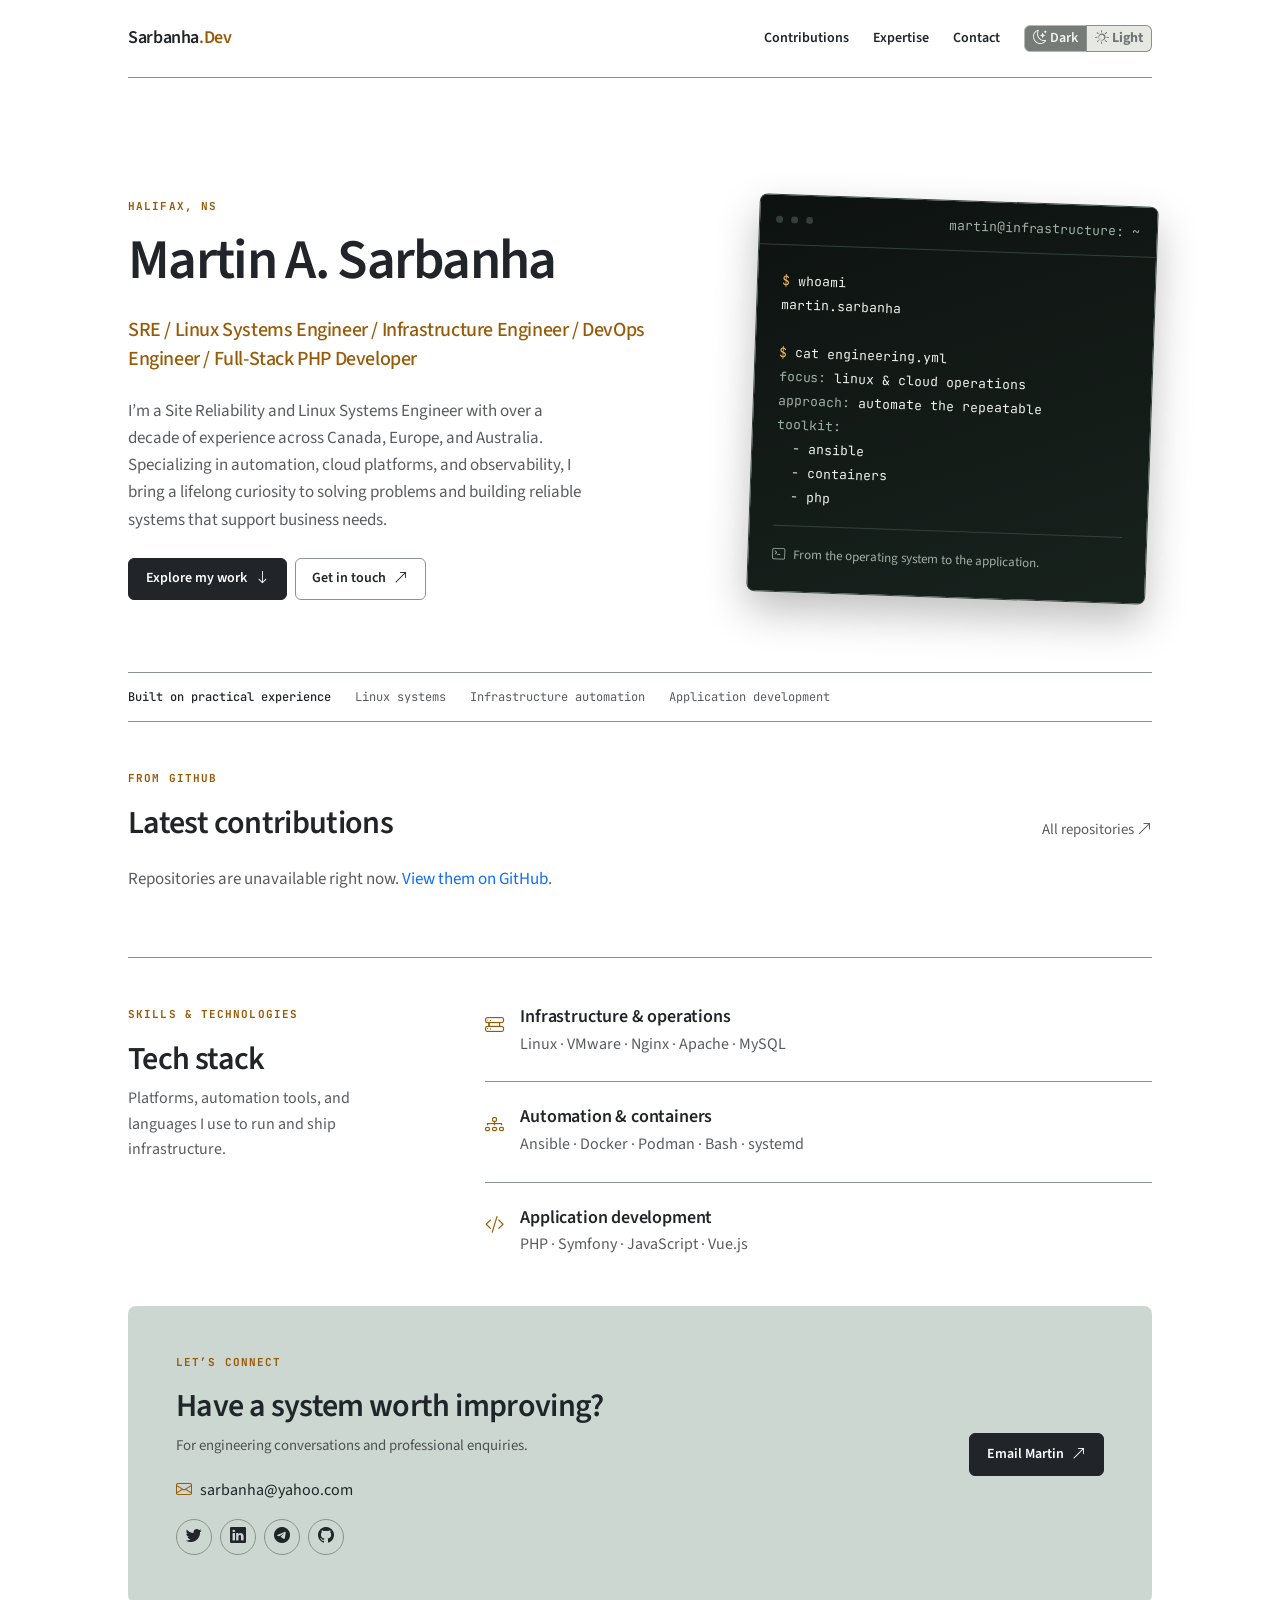
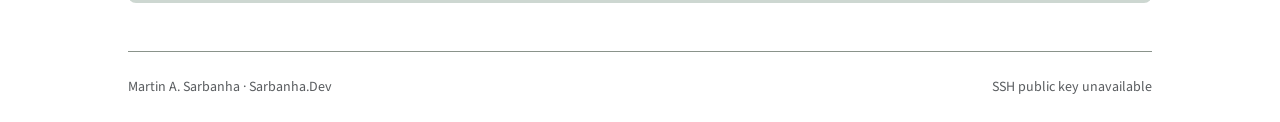
<file: index.html>
<!DOCTYPE html><html lang="en"><head><meta charset="utf-8"><meta http-equiv="X-UA-Compatible" content="IE=edge"><meta name="viewport" content="width=device-width,initial-scale=1"><script>(function () {
        if (window.__PRERENDER_INJECTED?.prerendering) return
        var theme
        try {
          var savedTheme = localStorage.getItem('theme')
          if (savedTheme === 'light' || savedTheme === 'dark') theme = savedTheme
        } catch {}
        if (!theme) {
          theme = window.matchMedia && window.matchMedia('(prefers-color-scheme: dark)').matches ? 'dark' : 'light'
        }
        document.documentElement.setAttribute('data-bs-theme', theme)
        document.documentElement.style.colorScheme = theme
      })()</script><link rel="icon" href="/assets/images/favicon/favicon.ico"><link rel="icon" type="image/png" sizes="32x32" href="/assets/images/favicon/favicon-32x32.png"><link rel="icon" type="image/png" sizes="16x16" href="/assets/images/favicon/favicon-16x16.png"><link rel="icon" type="image/png" sizes="96x96" href="/assets/images/favicon/favicon-96x96.png"><link rel="apple-touch-icon" sizes="180x180" href="/assets/images/favicon/apple-touch-icon.png"><link rel="manifest" href="/assets/images/favicon/site.webmanifest"><meta name="theme-color" content="#E9A400"><meta name="description" content="Martin A. Sarbanha is an SRE and Linux Infrastructure Engineer specializing in reliable systems, automation, cloud platforms, and observability."><link rel="canonical" href="https://sarbanha.dev/"><meta property="og:type" content="website"><meta property="og:locale" content="en_CA"><meta property="og:site_name" content="Sarbanha.dev"><meta property="og:title" content="Martin A. Sarbanha | SRE &amp; Linux Infrastructure Engineer"><meta property="og:description" content="SRE and Linux Infrastructure Engineer specializing in reliable systems, automation, cloud platforms, and observability."><meta property="og:url" content="https://sarbanha.dev/"><meta property="og:image" content="https://sarbanha.dev/assets/images/favicon/favicon-512x512.png"><meta property="og:image:width" content="512"><meta property="og:image:height" content="512"><meta property="og:image:type" content="image/png"><meta property="og:image:alt" content="Sarbanha.dev logo"><meta name="twitter:card" content="summary"><meta name="twitter:title" content="Martin A. Sarbanha | SRE &amp; Linux Infrastructure Engineer"><meta name="twitter:description" content="SRE and Linux Infrastructure Engineer specializing in reliable systems, automation, cloud platforms, and observability."><meta name="twitter:image" content="https://sarbanha.dev/assets/images/favicon/favicon-512x512.png"><meta name="twitter:image:alt" content="Sarbanha.dev logo"><title>Martin A. Sarbanha | SRE &amp; Linux Infrastructure Engineer</title><script defer="defer" src="js/chunk-vendors.d67ab249.js"></script><script defer="defer" src="js/app.c8aef2a4.js"></script><link href="css/app.88bfe5af.css" rel="stylesheet"></head><body><noscript><strong>We're sorry but Sarbanha.DEV doesn't work properly without JavaScript enabled. Please enable it to continue.</strong></noscript><div id="site-layout" class="container-fluid" data-v-app=""><div data-v-260e2f37="" class="container-narrow mx-auto px-3 px-md-5" id="home"><header data-v-798a11dc="" data-v-260e2f37="" class="d-flex flex-wrap align-items-center justify-content-between gap-3 py-4 border-bottom border-line"><a data-v-798a11dc="" class="brand" href="#home">Sarbanha<span data-v-798a11dc="">.Dev</span></a><nav data-v-798a11dc="" class="d-flex align-items-center gap-3 gap-md-4" aria-label="Main navigation"><a data-v-798a11dc="" class="site-nav-link" href="#work">Contributions</a><a data-v-798a11dc="" class="site-nav-link" href="#expertise">Expertise</a><a data-v-798a11dc="" class="site-nav-link" href="#contact">Contact</a><div data-v-798a11dc="" class="btn-group theme-switch" role="group" aria-label="Colour theme"><button data-v-798a11dc="" type="button" class="btn" data-theme-choice="dark"><i data-v-798a11dc="" class="bi bi-moon-stars" aria-hidden="true"></i> Dark</button><button data-v-798a11dc="" type="button" class="btn" data-theme-choice="light"><i data-v-798a11dc="" class="bi bi-sun" aria-hidden="true"></i> Light</button></div></nav></header><main data-v-260e2f37=""><section data-v-46f3b491="" class="row align-items-center g-5 py-5 my-md-4"><div data-v-46f3b491="" class="col-md-7"><div data-v-46f3b491="" class="eyebrow">Halifax, NS</div><h1 data-v-46f3b491="" class="display mb-4">Martin A. Sarbanha</h1><h2 data-v-46f3b491="" class="display mb-4">SRE / Linux Systems Engineer / Infrastructure Engineer / DevOps Engineer / Full-Stack PHP Developer</h2><p data-v-46f3b491="" class="intro">I’m a Site Reliability and Linux Systems Engineer with over a decade of experience across Canada, Europe, and Australia. Specializing in automation, cloud platforms, and observability, I bring a lifelong curiosity to solving problems and building reliable systems that support business needs.</p><div data-v-46f3b491="" class="d-flex flex-wrap gap-2 mt-4"><a data-v-46f3b491="" class="btn btn-main d-inline-flex align-items-center gap-2" href="#work"> Explore my work <i data-v-46f3b491="" class="bi bi-arrow-down" aria-hidden="true"></i></a><a data-v-46f3b491="" class="btn btn-ghost d-inline-flex align-items-center gap-2" href="mailto:sarbanha@yahoo.com"> Get in touch <i data-v-46f3b491="" class="bi bi-arrow-up-right" aria-hidden="true"></i></a></div></div><div class="col-md-5" data-v-46f3b491=""><aside class="terminal rounded-3" aria-label="Engineering profile" data-v-46f3b491=""><div class="terminal-top d-flex align-items-center gap-2 px-3 py-3" data-v-46f3b491=""><span class="dot" data-v-46f3b491=""></span><span class="dot" data-v-46f3b491=""></span><span class="dot" data-v-46f3b491=""></span><span class="ms-auto" data-v-46f3b491="">martin@infrastructure: ~</span></div><div class="terminal-code px-4 py-4" data-v-46f3b491=""><span class="prompt" data-v-46f3b491="">$</span> whoami<br data-v-46f3b491="">martin.sarbanha<br data-v-46f3b491=""><br data-v-46f3b491=""><span class="prompt" data-v-46f3b491="">$</span> cat engineering.yml <div data-v-46f3b491=""><span class="muted" data-v-46f3b491="">focus:</span> linux &amp; cloud operations</div><div data-v-46f3b491=""><span class="muted" data-v-46f3b491="">approach:</span> automate the repeatable</div><div data-v-46f3b491=""><span class="muted" data-v-46f3b491="">toolkit:</span></div><div class="yaml-item" data-v-46f3b491="">- ansible</div><div class="yaml-item" data-v-46f3b491="">- containers</div><div class="yaml-item" data-v-46f3b491="">- php</div><div class="terminal-note" data-v-46f3b491=""><i class="bi bi-terminal" aria-hidden="true" data-v-46f3b491=""></i> From the operating system to the application. </div></div></aside></div></section><div data-v-46f3b491="" class="strip d-flex flex-wrap gap-2 gap-md-4 py-3 border-top border-bottom border-line"><b data-v-46f3b491="">Built on practical experience</b><span data-v-46f3b491="">Linux systems</span><span data-v-46f3b491="">Infrastructure automation</span><span data-v-46f3b491="">Application development</span></div><section data-v-4436e95b="" class="py-5" id="work"><div data-v-4436e95b="" class="d-flex flex-column flex-md-row justify-content-between align-items-md-end gap-2 mb-4"><div data-v-4436e95b=""><div data-v-4436e95b="" class="eyebrow">From GitHub</div><h2 data-v-4436e95b="" class="mb-0">Latest contributions</h2></div><a data-v-4436e95b="" class="muted small" href="https://github.com/sarbanha" target="_blank" rel="noopener noreferrer"> All repositories <i data-v-4436e95b="" class="bi bi-arrow-up-right" aria-hidden="true"></i></a></div><div data-v-4436e95b="" class="row g-3"><p data-v-4436e95b="" class="muted col-12">Loading latest repositories…</p></div><!----></section><section data-v-441f79d2="" class="py-5 border-top border-line" id="expertise"><div data-v-441f79d2="" class="row g-4 g-md-5"><div data-v-441f79d2="" class="col-md-4"><div data-v-441f79d2="" class="eyebrow">Skills &amp; technologies</div><h2 data-v-441f79d2="">Tech stack</h2><p data-v-441f79d2="" class="expertise-lede"> Platforms, automation tools, and languages I use to run and ship infrastructure. </p></div><div data-v-441f79d2="" class="col-md-8"><div data-v-441f79d2="" class="skill-row"><i data-v-441f79d2="" class="bi bi-hdd-rack" aria-hidden="true"></i><div data-v-441f79d2=""><h3 data-v-441f79d2="">Infrastructure &amp; operations</h3><p data-v-441f79d2="">Linux · VMware · Nginx · Apache · MySQL</p></div></div><div data-v-441f79d2="" class="skill-row"><i data-v-441f79d2="" class="bi bi-diagram-3" aria-hidden="true"></i><div data-v-441f79d2=""><h3 data-v-441f79d2="">Automation &amp; containers</h3><p data-v-441f79d2="">Ansible · Docker · Podman · Bash · systemd</p></div></div><div data-v-441f79d2="" class="skill-row"><i data-v-441f79d2="" class="bi bi-code-slash" aria-hidden="true"></i><div data-v-441f79d2=""><h3 data-v-441f79d2="">Application development</h3><p data-v-441f79d2="">PHP · Symfony · JavaScript · Vue.js</p></div></div></div></div></section><section data-v-319d8566="" class="bg-soft rounded-3 p-4 p-md-5 mb-5 d-flex flex-column flex-md-row justify-content-between align-items-md-center gap-4" id="contact"><div data-v-319d8566=""><div data-v-319d8566="" class="eyebrow">Let’s connect</div><h2 data-v-319d8566="">Have a system worth improving?</h2><p data-v-319d8566="" class="muted small mt-2 mb-0">For engineering conversations and professional enquiries.</p><ul data-v-319d8566="" class="contact-list"><li data-v-319d8566="" title="Email"><i data-v-319d8566="" class="bi bi-envelope" aria-hidden="true"></i><a data-v-319d8566="" href="mailto:sarbanha@yahoo.com" rel="noopener noreferrer">sarbanha@yahoo.com</a></li></ul><div data-v-319d8566="" class="social"><a data-v-319d8566="" class="social-link" href="https://twitter.com/sarbanha" aria-label="Twitter" title="Twitter" target="_blank" rel="noopener noreferrer"><i data-v-319d8566="" class="bi bi-twitter" aria-hidden="true"></i></a><a data-v-319d8566="" class="social-link" href="https://www.linkedin.com/in/sarbanha" aria-label="Linkedin" title="Linkedin" target="_blank" rel="noopener noreferrer"><i data-v-319d8566="" class="bi bi-linkedin" aria-hidden="true"></i></a><a data-v-319d8566="" class="social-link" href="https://t.me/sarbanha" aria-label="Telegram" title="Telegram" target="_blank" rel="noopener noreferrer"><i data-v-319d8566="" class="bi bi-telegram" aria-hidden="true"></i></a><a data-v-319d8566="" class="social-link" href="https://github.com/sarbanha" aria-label="Github" title="Github" target="_blank" rel="noopener noreferrer"><i data-v-319d8566="" class="bi bi-github" aria-hidden="true"></i></a></div></div><a data-v-319d8566="" class="btn btn-main d-inline-flex align-items-center gap-2 flex-shrink-0" href="mailto:sarbanha@yahoo.com"> Email Martin <i data-v-319d8566="" class="bi bi-arrow-up-right" aria-hidden="true"></i></a></section></main><footer data-v-7c8da7d8="" class="site-footer d-flex flex-wrap align-items-center justify-content-between gap-3 py-4 border-top border-line"><span data-v-7c8da7d8="">Martin A. Sarbanha · Sarbanha.Dev</span><span data-v-7c8da7d8="">Loading SSH public key…</span></footer><!----></div></div></body></html>
</file>
<file: css/app.88bfe5af.css>
@import url(https://fonts.googleapis.com/css2?family=JetBrains+Mono:wght@400;500&family=Source+Sans+3:wght@400;500;600;700&display=swap);@import url(https://cdn.jsdelivr.net/npm/bootstrap-icons@1.11.3/font/bootstrap-icons.min.css);.border-line[data-v-798a11dc]{border-color:var(--line)!important}a[data-v-798a11dc]{text-decoration:none;text-underline-offset:3px}a[data-v-798a11dc]:hover{text-decoration:underline}a[data-v-798a11dc]:focus-visible{outline:2px solid var(--accent);outline-offset:4px}.brand[data-v-798a11dc]{font-size:1.125rem;font-weight:600;letter-spacing:-.02em;color:inherit}.brand span[data-v-798a11dc]{color:var(--accent)}.site-nav-link[data-v-798a11dc]{color:inherit;font-size:.875rem;font-weight:600}.theme-switch[data-v-798a11dc]{opacity:.65}.theme-switch .btn[data-v-798a11dc]{--bs-btn-color:var(--btn-fg);--bs-btn-bg:var(--btn-bg);--bs-btn-border-color:var(--btn-border);--bs-btn-hover-color:var(--btn-fg);--bs-btn-hover-bg:var(--btn-bg);--bs-btn-hover-border-color:var(--btn-border);--bs-btn-active-color:var(--btn-fg);--bs-btn-active-bg:var(--btn-bg);--bs-btn-active-border-color:var(--btn-border);--btn-border:var(--line);font-size:.875rem;font-weight:600;padding:.15rem .5rem}.theme-switch .btn[data-v-798a11dc]:focus,.theme-switch .btn[data-v-798a11dc]:focus-visible{box-shadow:none}.theme-switch [data-theme-choice=dark][data-v-798a11dc]{--btn-fg:#edf0e9;--btn-bg:#2a332e}.theme-switch [data-theme-choice=light][data-v-798a11dc]{--btn-fg:#202b29;--btn-bg:#d9ddd3}.theme-switch .btn.active[data-v-798a11dc]{--btn-border:var(--bs-secondary-color);font-weight:700}.border-line[data-v-46f3b491]{border-color:var(--line)!important}.muted[data-v-46f3b491]{color:var(--bs-secondary-color)}a[data-v-46f3b491]{text-decoration:none;text-underline-offset:3px}a[data-v-46f3b491]:hover{text-decoration:underline}a[data-v-46f3b491]:focus-visible{outline:2px solid var(--accent);outline-offset:4px}.eyebrow[data-v-46f3b491]{font:700 .6875rem/1.6 var(--bs-font-monospace);letter-spacing:.1em;text-transform:uppercase;color:var(--accent);margin-bottom:1rem}h1.display[data-v-46f3b491]{font-size:clamp(3rem,5vw,3.5rem);line-height:1.08;letter-spacing:-.03em;font-weight:600}h2[data-v-46f3b491]{font-size:clamp(1.75rem,3vw,2rem);letter-spacing:-.02em;font-weight:600}h2.display[data-v-46f3b491]{font-size:clamp(1.125rem,2vw,1.25rem);line-height:1.45;font-weight:500;color:var(--accent)}.intro[data-v-46f3b491]{max-width:460px;color:var(--bs-secondary-color)}.btn-ghost[data-v-46f3b491],.btn-main[data-v-46f3b491]{--bs-btn-color:var(--btn-fg);--bs-btn-bg:var(--btn-bg);--bs-btn-border-color:var(--btn-border);--bs-btn-hover-color:var(--btn-hover-fg,var(--btn-fg));--bs-btn-hover-bg:var(--btn-hover-bg,var(--btn-bg));--bs-btn-hover-border-color:var(--btn-border);--bs-btn-active-color:var(--btn-hover-fg,var(--btn-fg));--bs-btn-active-bg:var(--btn-hover-bg,var(--btn-bg));--bs-btn-active-border-color:var(--btn-border)}.btn[data-v-46f3b491]{font-size:.875rem;font-weight:600;padding:.6rem 1.05rem}.btn-main[data-v-46f3b491]{--btn-fg:var(--bs-body-bg);--btn-bg:var(--bs-body-color);--btn-border:var(--bs-body-color)}.btn-ghost[data-v-46f3b491]{--btn-fg:var(--bs-body-color);--btn-bg:transparent;--btn-border:var(--line);--btn-hover-bg:var(--soft)}.terminal[data-v-46f3b491]{--bs-body-color:#edf0e9;--bs-secondary-color:#9fb0a6;--accent:#f2bb65;--line:#33403a;background:linear-gradient(160deg,#0d1210,#18221d);color:var(--bs-body-color);border:1px solid var(--line);box-shadow:0 18px 40px rgba(0,0,0,.25);transform:rotate(2deg)}.terminal-top[data-v-46f3b491]{border-bottom:1px solid var(--line);font:.8125rem var(--bs-font-monospace);color:var(--bs-secondary-color)}.dot[data-v-46f3b491]{width:7px;height:7px;border-radius:50%;background:var(--line)}.terminal-code[data-v-46f3b491]{font:.8125rem/1.85 var(--bs-font-monospace);overflow-wrap:anywhere}.terminal-note[data-v-46f3b491]{display:flex;align-items:center;gap:.5rem;margin-top:1rem;padding-top:1rem;border-top:1px solid var(--line);font-family:var(--bs-font-sans-serif);color:var(--bs-secondary-color)}.prompt[data-v-46f3b491]{color:var(--accent)}.yaml-item[data-v-46f3b491]{padding-left:2ch}@media (max-width:767.98px){.terminal[data-v-46f3b491]{transform:none}}.strip[data-v-46f3b491]{font:.75rem var(--bs-font-monospace);color:var(--bs-secondary-color)}.strip b[data-v-46f3b491]{color:var(--bs-body-color);font-weight:500}.muted[data-v-4436e95b]{color:var(--bs-secondary-color)}a[data-v-4436e95b]{text-decoration:none;text-underline-offset:3px}a[data-v-4436e95b]:hover{text-decoration:underline}a[data-v-4436e95b]:focus-visible{outline:2px solid var(--accent);outline-offset:4px}.eyebrow[data-v-4436e95b]{font:700 .6875rem/1.6 var(--bs-font-monospace);letter-spacing:.1em;text-transform:uppercase;color:var(--accent);margin-bottom:1rem}h2[data-v-4436e95b]{font-size:clamp(1.75rem,3vw,2rem);letter-spacing:-.02em;font-weight:600}h3[data-v-4436e95b]{letter-spacing:-.01em;font-weight:600}.project[data-v-4436e95b]{display:flex;flex-direction:column;height:100%;padding:1.25rem;border:1px solid var(--line);border-top:3px solid var(--accent);border-radius:var(--bs-border-radius);background-color:var(--bs-tertiary-bg);background-image:linear-gradient(var(--grid) 1px,transparent 1px),linear-gradient(90deg,var(--grid) 1px,transparent 1px);background-size:24px 24px}.project-head[data-v-4436e95b]{display:flex;align-items:baseline;justify-content:space-between;gap:.75rem;margin-bottom:.5rem}.project-head h3[data-v-4436e95b]{margin:0;min-width:0;overflow-wrap:anywhere;font:500 .9375rem var(--bs-font-monospace)}.project-head time[data-v-4436e95b]{flex-shrink:0;font:.75rem var(--bs-font-monospace);color:var(--bs-secondary-color)}.project p[data-v-4436e95b]{display:-webkit-box;-webkit-line-clamp:3;line-clamp:3;-webkit-box-orient:vertical;overflow:hidden;font-size:1rem;line-height:1.6;color:var(--bs-secondary-color)}.tags[data-v-4436e95b]{display:flex;flex-wrap:wrap;gap:.25rem;margin-top:auto}.tag[data-v-4436e95b]{padding:0 .5rem;border-radius:var(--bs-border-radius-sm);background:var(--soft);color:var(--bs-secondary-color);font:.75rem/1.7 var(--bs-font-monospace)}.repo-link[data-v-4436e95b]{display:flex;align-items:center;gap:.5rem;margin-top:1rem;font-size:.875rem;font-weight:600;color:inherit}.pills[data-v-4436e95b]{display:flex;flex-wrap:wrap;gap:.5rem;margin:1.5rem 0 0;padding:0;list-style:none}.pill[data-v-4436e95b]{display:inline-flex;align-items:baseline;gap:.5rem;padding:.3rem .8rem;border:1px solid var(--line);border-radius:999px;background:var(--soft);color:var(--bs-body-color)}.pill[data-v-4436e95b]:hover{border-color:var(--accent);text-decoration:none}.pill-name[data-v-4436e95b]{font:500 .875rem var(--bs-font-monospace)}.pill time[data-v-4436e95b]{font:.75rem var(--bs-font-monospace);color:var(--bs-secondary-color)}.border-line[data-v-441f79d2]{border-color:var(--line)!important}.eyebrow[data-v-441f79d2]{font:700 .6875rem/1.6 var(--bs-font-monospace);letter-spacing:.1em;text-transform:uppercase;color:var(--accent);margin-bottom:1rem}h2[data-v-441f79d2]{font-size:clamp(1.75rem,3vw,2rem);letter-spacing:-.02em;font-weight:600}h3[data-v-441f79d2]{letter-spacing:-.01em;font-weight:600}.expertise-lede[data-v-441f79d2]{max-width:260px;font-size:1rem;line-height:1.6;color:var(--bs-secondary-color)}.skill-row[data-v-441f79d2]{display:flex;gap:1rem;padding-bottom:1.5rem;margin-bottom:1.5rem}.skill-row[data-v-441f79d2]:not(:last-child){border-bottom:1px solid var(--line)}.skill-row[data-v-441f79d2]:last-child{padding-bottom:0;margin-bottom:0}.skill-row>i[data-v-441f79d2]{margin-top:.25rem;font-size:1.2rem;color:var(--accent)}.skill-row h3[data-v-441f79d2]{margin-bottom:.25rem;font-size:1.125rem}.skill-row p[data-v-441f79d2]{margin-bottom:0;font-size:1rem;line-height:1.6;color:var(--bs-secondary-color)}.bg-soft[data-v-319d8566]{background-color:var(--soft)!important}.muted[data-v-319d8566]{color:var(--bs-secondary-color)}a[data-v-319d8566]{text-decoration:none;text-underline-offset:3px}a[data-v-319d8566]:hover{text-decoration:underline}a[data-v-319d8566]:focus-visible{outline:2px solid var(--accent);outline-offset:4px}.eyebrow[data-v-319d8566]{font:700 .6875rem/1.6 var(--bs-font-monospace);letter-spacing:.1em;text-transform:uppercase;color:var(--accent);margin-bottom:1rem}h2[data-v-319d8566]{font-size:clamp(1.75rem,3vw,2rem);letter-spacing:-.02em;font-weight:600}.contact-list[data-v-319d8566]{display:flex;flex-wrap:wrap;gap:.5rem 1.5rem;margin:1.25rem 0 0;padding:0;list-style:none;font-size:1rem}.contact-list li[data-v-319d8566]{display:flex;align-items:center;gap:.5rem}.contact-list i[data-v-319d8566]{color:var(--accent)}.contact-list a[data-v-319d8566]{color:inherit}.social[data-v-319d8566]{display:flex;gap:.5rem;margin-top:1rem}.social-link[data-v-319d8566]{display:inline-flex;align-items:center;justify-content:center;width:2.25rem;height:2.25rem;border:1px solid var(--line);border-radius:50%;color:var(--bs-body-color);font-size:1rem}.social-link[data-v-319d8566]:hover{border-color:var(--accent);color:var(--accent);text-decoration:none}.btn-main[data-v-319d8566]{--bs-btn-color:var(--btn-fg);--bs-btn-bg:var(--btn-bg);--bs-btn-border-color:var(--btn-border);--bs-btn-hover-color:var(--btn-fg);--bs-btn-hover-bg:var(--btn-bg);--bs-btn-hover-border-color:var(--btn-border);--bs-btn-active-color:var(--btn-fg);--bs-btn-active-bg:var(--btn-bg);--bs-btn-active-border-color:var(--btn-border);--btn-fg:var(--bs-body-bg);--btn-bg:var(--bs-body-color);--btn-border:var(--bs-body-color)}.btn[data-v-319d8566]{font-size:.875rem;font-weight:600;padding:.6rem 1.05rem}.border-line[data-v-7c8da7d8]{border-color:var(--line)!important}a[data-v-7c8da7d8]{text-decoration:none;text-underline-offset:3px}a[data-v-7c8da7d8]:hover{text-decoration:underline}.key-button[data-v-7c8da7d8]:focus-visible,a[data-v-7c8da7d8]:focus-visible{outline:2px solid var(--accent);outline-offset:4px}.site-footer[data-v-7c8da7d8]{font-size:.875rem;color:var(--bs-secondary-color)}.key-button[data-v-7c8da7d8]{padding:.15rem .5rem;border:1px solid var(--accent);border-radius:var(--bs-border-radius-sm);background:var(--accent);color:var(--bs-body-bg);font:inherit;line-height:1.4;cursor:pointer}.key-button[data-v-7c8da7d8]:hover{background:transparent;color:var(--accent)}.modal[data-v-7c8da7d8]{--bs-modal-border-color:var(--line)}.ssh-key[data-v-7c8da7d8]{margin:0;white-space:pre-wrap;word-break:break-all;font:.8125rem var(--bs-font-monospace)}.ssh-key+.ssh-key[data-v-7c8da7d8]{margin-top:1rem}:root{--bs-font-sans-serif:"Source Sans 3",sans-serif!important;--bs-font-monospace:"JetBrains Mono",monospace!important;--bs-body-font-family:var(--bs-font-sans-serif)!important;--bs-body-font-size:1.0625rem!important;--bs-body-line-height:1.6!important}body{font-family:var(--bs-font-sans-serif);font-size:1.0625rem;line-height:1.6}[data-bs-theme=light]{--bs-body-bg:#f6f5f1;--bs-body-color:#202b29;--bs-secondary-color:#4a564f;--bs-tertiary-bg:#e3e9e5;--accent:#975b08;--soft:#cdd7d1;--line:#8a938b;--grid:rgb(32 43 41/7%)}[data-bs-theme=dark]{--bs-body-bg:#161918;--bs-body-color:#edf0e9;--bs-secondary-color:#b2bcb5;--bs-tertiary-bg:#202622;--accent:#f2bb65;--soft:#29352c;--line:#37423c;--grid:hsla(86,19%,93%,.05)}.container-narrow[data-v-260e2f37]{max-width:1120px}/*!
 * Bootstrap  v5.3.7 (https://getbootstrap.com/)
 * Copyright 2011-2025 The Bootstrap Authors
 * Licensed under MIT (https://github.com/twbs/bootstrap/blob/main/LICENSE)
 */:root,[data-bs-theme=light]{--bs-blue:#0d6efd;--bs-indigo:#6610f2;--bs-purple:#6f42c1;--bs-pink:#d63384;--bs-red:#dc3545;--bs-orange:#fd7e14;--bs-yellow:#ffc107;--bs-green:#198754;--bs-teal:#20c997;--bs-cyan:#0dcaf0;--bs-black:#000;--bs-white:#fff;--bs-gray:#6c757d;--bs-gray-dark:#343a40;--bs-gray-100:#f8f9fa;--bs-gray-200:#e9ecef;--bs-gray-300:#dee2e6;--bs-gray-400:#ced4da;--bs-gray-500:#adb5bd;--bs-gray-600:#6c757d;--bs-gray-700:#495057;--bs-gray-800:#343a40;--bs-gray-900:#212529;--bs-primary:#0d6efd;--bs-secondary:#6c757d;--bs-success:#198754;--bs-info:#0dcaf0;--bs-warning:#ffc107;--bs-danger:#dc3545;--bs-light:#f8f9fa;--bs-dark:#212529;--bs-primary-rgb:13,110,253;--bs-secondary-rgb:108,117,125;--bs-success-rgb:25,135,84;--bs-info-rgb:13,202,240;--bs-warning-rgb:255,193,7;--bs-danger-rgb:220,53,69;--bs-light-rgb:248,249,250;--bs-dark-rgb:33,37,41;--bs-primary-text-emphasis:#052c65;--bs-secondary-text-emphasis:#2b2f32;--bs-success-text-emphasis:#0a3622;--bs-info-text-emphasis:#055160;--bs-warning-text-emphasis:#664d03;--bs-danger-text-emphasis:#58151c;--bs-light-text-emphasis:#495057;--bs-dark-text-emphasis:#495057;--bs-primary-bg-subtle:#cfe2ff;--bs-secondary-bg-subtle:#e2e3e5;--bs-success-bg-subtle:#d1e7dd;--bs-info-bg-subtle:#cff4fc;--bs-warning-bg-subtle:#fff3cd;--bs-danger-bg-subtle:#f8d7da;--bs-light-bg-subtle:#fcfcfd;--bs-dark-bg-subtle:#ced4da;--bs-primary-border-subtle:#9ec5fe;--bs-secondary-border-subtle:#c4c8cb;--bs-success-border-subtle:#a3cfbb;--bs-info-border-subtle:#9eeaf9;--bs-warning-border-subtle:#ffe69c;--bs-danger-border-subtle:#f1aeb5;--bs-light-border-subtle:#e9ecef;--bs-dark-border-subtle:#adb5bd;--bs-white-rgb:255,255,255;--bs-black-rgb:0,0,0;--bs-font-sans-serif:system-ui,-apple-system,"Segoe UI",Roboto,"Helvetica Neue","Noto Sans","Liberation Sans",Arial,sans-serif,"Apple Color Emoji","Segoe UI Emoji","Segoe UI Symbol","Noto Color Emoji";--bs-font-monospace:SFMono-Regular,Menlo,Monaco,Consolas,"Liberation Mono","Courier New",monospace;--bs-gradient:linear-gradient(180deg,hsla(0,0%,100%,.15),hsla(0,0%,100%,0));--bs-body-font-family:var(--bs-font-sans-serif);--bs-body-font-size:1rem;--bs-body-font-weight:400;--bs-body-line-height:1.5;--bs-body-color:#212529;--bs-body-color-rgb:33,37,41;--bs-body-bg:#fff;--bs-body-bg-rgb:255,255,255;--bs-emphasis-color:#000;--bs-emphasis-color-rgb:0,0,0;--bs-secondary-color:rgba(33,37,41,.75);--bs-secondary-color-rgb:33,37,41;--bs-secondary-bg:#e9ecef;--bs-secondary-bg-rgb:233,236,239;--bs-tertiary-color:rgba(33,37,41,.5);--bs-tertiary-color-rgb:33,37,41;--bs-tertiary-bg:#f8f9fa;--bs-tertiary-bg-rgb:248,249,250;--bs-heading-color:inherit;--bs-link-color:#0d6efd;--bs-link-color-rgb:13,110,253;--bs-link-decoration:underline;--bs-link-hover-color:#0a58ca;--bs-link-hover-color-rgb:10,88,202;--bs-code-color:#d63384;--bs-highlight-color:#212529;--bs-highlight-bg:#fff3cd;--bs-border-width:1px;--bs-border-style:solid;--bs-border-color:#dee2e6;--bs-border-color-translucent:rgba(0,0,0,.175);--bs-border-radius:0.375rem;--bs-border-radius-sm:0.25rem;--bs-border-radius-lg:0.5rem;--bs-border-radius-xl:1rem;--bs-border-radius-xxl:2rem;--bs-border-radius-2xl:var(--bs-border-radius-xxl);--bs-border-radius-pill:50rem;--bs-box-shadow:0 0.5rem 1rem rgba(0,0,0,.15);--bs-box-shadow-sm:0 0.125rem 0.25rem rgba(0,0,0,.075);--bs-box-shadow-lg:0 1rem 3rem rgba(0,0,0,.175);--bs-box-shadow-inset:inset 0 1px 2px rgba(0,0,0,.075);--bs-focus-ring-width:0.25rem;--bs-focus-ring-opacity:0.25;--bs-focus-ring-color:rgba(13,110,253,.25);--bs-form-valid-color:#198754;--bs-form-valid-border-color:#198754;--bs-form-invalid-color:#dc3545;--bs-form-invalid-border-color:#dc3545}[data-bs-theme=dark]{color-scheme:dark;--bs-body-color:#dee2e6;--bs-body-color-rgb:222,226,230;--bs-body-bg:#212529;--bs-body-bg-rgb:33,37,41;--bs-emphasis-color:#fff;--bs-emphasis-color-rgb:255,255,255;--bs-secondary-color:rgba(222,226,230,.75);--bs-secondary-color-rgb:222,226,230;--bs-secondary-bg:#343a40;--bs-secondary-bg-rgb:52,58,64;--bs-tertiary-color:rgba(222,226,230,.5);--bs-tertiary-color-rgb:222,226,230;--bs-tertiary-bg:#2b3035;--bs-tertiary-bg-rgb:43,48,53;--bs-primary-text-emphasis:#6ea8fe;--bs-secondary-text-emphasis:#a7acb1;--bs-success-text-emphasis:#75b798;--bs-info-text-emphasis:#6edff6;--bs-warning-text-emphasis:#ffda6a;--bs-danger-text-emphasis:#ea868f;--bs-light-text-emphasis:#f8f9fa;--bs-dark-text-emphasis:#dee2e6;--bs-primary-bg-subtle:#031633;--bs-secondary-bg-subtle:#161719;--bs-success-bg-subtle:#051b11;--bs-info-bg-subtle:#032830;--bs-warning-bg-subtle:#332701;--bs-danger-bg-subtle:#2c0b0e;--bs-light-bg-subtle:#343a40;--bs-dark-bg-subtle:#1a1d20;--bs-primary-border-subtle:#084298;--bs-secondary-border-subtle:#41464b;--bs-success-border-subtle:#0f5132;--bs-info-border-subtle:#087990;--bs-warning-border-subtle:#997404;--bs-danger-border-subtle:#842029;--bs-light-border-subtle:#495057;--bs-dark-border-subtle:#343a40;--bs-heading-color:inherit;--bs-link-color:#6ea8fe;--bs-link-hover-color:#8bb9fe;--bs-link-color-rgb:110,168,254;--bs-link-hover-color-rgb:139,185,254;--bs-code-color:#e685b5;--bs-highlight-color:#dee2e6;--bs-highlight-bg:#664d03;--bs-border-color:#495057;--bs-border-color-translucent:hsla(0,0%,100%,.15);--bs-form-valid-color:#75b798;--bs-form-valid-border-color:#75b798;--bs-form-invalid-color:#ea868f;--bs-form-invalid-border-color:#ea868f}*,:after,:before{box-sizing:border-box}@media (prefers-reduced-motion:no-preference){:root{scroll-behavior:smooth}}body{margin:0;font-family:var(--bs-body-font-family);font-size:var(--bs-body-font-size);font-weight:var(--bs-body-font-weight);line-height:var(--bs-body-line-height);color:var(--bs-body-color);text-align:var(--bs-body-text-align);background-color:var(--bs-body-bg);-webkit-text-size-adjust:100%;-webkit-tap-highlight-color:transparent}.h1,.h2,.h3,h1,h2,h3{margin-top:0;margin-bottom:.5rem;font-weight:500;line-height:1.2;color:var(--bs-heading-color)}.h1,h1{font-size:calc(1.375rem + 1.5vw)}@media (min-width:1200px){.h1,h1{font-size:2.5rem}}.h2,h2{font-size:calc(1.325rem + .9vw)}@media (min-width:1200px){.h2,h2{font-size:2rem}}.h3,h3{font-size:calc(1.3rem + .6vw)}@media (min-width:1200px){.h3,h3{font-size:1.75rem}}p{margin-top:0}address,p{margin-bottom:1rem}address{font-style:normal;line-height:inherit}ul{padding-left:2rem;margin-top:0;margin-bottom:1rem}ul ul{margin-bottom:0}b,strong{font-weight:bolder}.small,small{font-size:.875em}a{color:rgba(var(--bs-link-color-rgb),var(--bs-link-opacity,1));text-decoration:underline}a:hover{--bs-link-color-rgb:var(--bs-link-hover-color-rgb)}a:not([href]):not([class]),a:not([href]):not([class]):hover{color:inherit;text-decoration:none}code,pre{font-family:var(--bs-font-monospace);font-size:1em}pre{display:block;margin-top:0;margin-bottom:1rem;overflow:auto;font-size:.875em}pre code{font-size:inherit;color:inherit;word-break:normal}code{font-size:.875em;color:var(--bs-code-color);word-wrap:break-word}a>code{color:inherit}label{display:inline-block}button{border-radius:0}button:focus:not(:focus-visible){outline:0}button,select,textarea{margin:0;font-family:inherit;font-size:inherit;line-height:inherit}button,select{text-transform:none}[role=button]{cursor:pointer}select{word-wrap:normal}select:disabled{opacity:1}[type=button],button{-webkit-appearance:button}[type=button]:not(:disabled),button:not(:disabled){cursor:pointer}::-moz-focus-inner{padding:0;border-style:none}textarea{resize:vertical}::-webkit-datetime-edit-day-field,::-webkit-datetime-edit-fields-wrapper,::-webkit-datetime-edit-hour-field,::-webkit-datetime-edit-minute,::-webkit-datetime-edit-month-field,::-webkit-datetime-edit-text,::-webkit-datetime-edit-year-field{padding:0}::-webkit-inner-spin-button{height:auto}::-webkit-search-decoration{-webkit-appearance:none}::-webkit-color-swatch-wrapper{padding:0}::-webkit-file-upload-button{font:inherit;-webkit-appearance:button}::file-selector-button{font:inherit;-webkit-appearance:button}summary{display:list-item;cursor:pointer}[hidden]{display:none!important}.container-fluid{--bs-gutter-x:1.5rem;--bs-gutter-y:0;width:100%;padding-right:calc(var(--bs-gutter-x)*.5);padding-left:calc(var(--bs-gutter-x)*.5);margin-right:auto;margin-left:auto}:root{--bs-breakpoint-xs:0;--bs-breakpoint-sm:576px;--bs-breakpoint-md:768px;--bs-breakpoint-lg:992px;--bs-breakpoint-xl:1200px;--bs-breakpoint-xxl:1400px}.row{--bs-gutter-x:1.5rem;--bs-gutter-y:0;display:flex;flex-wrap:wrap;margin-top:calc(var(--bs-gutter-y)*-1);margin-right:calc(var(--bs-gutter-x)*-.5);margin-left:calc(var(--bs-gutter-x)*-.5)}.row>*{flex-shrink:0;width:100%;max-width:100%;padding-right:calc(var(--bs-gutter-x)*.5);padding-left:calc(var(--bs-gutter-x)*.5);margin-top:var(--bs-gutter-y)}.col-12{flex:0 0 auto;width:100%}.g-3{--bs-gutter-x:1rem;--bs-gutter-y:1rem}.g-4{--bs-gutter-x:1.5rem;--bs-gutter-y:1.5rem}.g-5{--bs-gutter-x:3rem;--bs-gutter-y:3rem}@media (min-width:768px){.col-md-4{flex:0 0 auto;width:33.33333333%}.col-md-5{flex:0 0 auto;width:41.66666667%}.col-md-7{flex:0 0 auto;width:58.33333333%}.col-md-8{flex:0 0 auto;width:66.66666667%}.g-md-5{--bs-gutter-x:3rem;--bs-gutter-y:3rem}}.table-active{--bs-table-color-state:var(--bs-table-active-color);--bs-table-bg-state:var(--bs-table-active-bg)}.btn{--bs-btn-padding-x:0.75rem;--bs-btn-padding-y:0.375rem;--bs-btn-font-family: ;--bs-btn-font-size:1rem;--bs-btn-font-weight:400;--bs-btn-line-height:1.5;--bs-btn-color:var(--bs-body-color);--bs-btn-bg:transparent;--bs-btn-border-width:var(--bs-border-width);--bs-btn-border-color:transparent;--bs-btn-border-radius:var(--bs-border-radius);--bs-btn-hover-border-color:transparent;--bs-btn-box-shadow:inset 0 1px 0 hsla(0,0%,100%,.15),0 1px 1px rgba(0,0,0,.075);--bs-btn-disabled-opacity:0.65;--bs-btn-focus-box-shadow:0 0 0 0.25rem rgba(var(--bs-btn-focus-shadow-rgb),.5);display:inline-block;padding:var(--bs-btn-padding-y) var(--bs-btn-padding-x);font-family:var(--bs-btn-font-family);font-size:var(--bs-btn-font-size);font-weight:var(--bs-btn-font-weight);line-height:var(--bs-btn-line-height);color:var(--bs-btn-color);text-align:center;text-decoration:none;vertical-align:middle;cursor:pointer;-webkit-user-select:none;-moz-user-select:none;user-select:none;border:var(--bs-btn-border-width) solid var(--bs-btn-border-color);border-radius:var(--bs-btn-border-radius);background-color:var(--bs-btn-bg);transition:color .15s ease-in-out,background-color .15s ease-in-out,border-color .15s ease-in-out,box-shadow .15s ease-in-out}@media (prefers-reduced-motion:reduce){.btn{transition:none}}.btn:hover{color:var(--bs-btn-hover-color);background-color:var(--bs-btn-hover-bg);border-color:var(--bs-btn-hover-border-color)}.btn:focus-visible{color:var(--bs-btn-hover-color);background-color:var(--bs-btn-hover-bg);border-color:var(--bs-btn-hover-border-color);outline:0;box-shadow:var(--bs-btn-focus-box-shadow)}.btn.active,.btn.show,.btn:first-child:active,:not(.btn-check)+.btn:active{color:var(--bs-btn-active-color);background-color:var(--bs-btn-active-bg);border-color:var(--bs-btn-active-border-color)}.btn.active:focus-visible,.btn.show:focus-visible,.btn:first-child:active:focus-visible,:not(.btn-check)+.btn:active:focus-visible{box-shadow:var(--bs-btn-focus-box-shadow)}.btn.disabled,.btn:disabled{color:var(--bs-btn-disabled-color);pointer-events:none;background-color:var(--bs-btn-disabled-bg);border-color:var(--bs-btn-disabled-border-color);opacity:var(--bs-btn-disabled-opacity)}.btn-outline-secondary{--bs-btn-color:#6c757d;--bs-btn-border-color:#6c757d;--bs-btn-hover-color:#fff;--bs-btn-hover-bg:#6c757d;--bs-btn-hover-border-color:#6c757d;--bs-btn-focus-shadow-rgb:108,117,125;--bs-btn-active-color:#fff;--bs-btn-active-bg:#6c757d;--bs-btn-active-border-color:#6c757d;--bs-btn-active-shadow:inset 0 3px 5px rgba(0,0,0,.125);--bs-btn-disabled-color:#6c757d;--bs-btn-disabled-bg:transparent;--bs-btn-disabled-border-color:#6c757d;--bs-gradient:none}.btn-sm{--bs-btn-padding-y:0.25rem;--bs-btn-padding-x:0.5rem;--bs-btn-font-size:0.875rem;--bs-btn-border-radius:var(--bs-border-radius-sm)}.fade{transition:opacity .15s linear}@media (prefers-reduced-motion:reduce){.fade{transition:none}}.fade:not(.show){opacity:0}.btn-group{position:relative;display:inline-flex;vertical-align:middle}.btn-group>.btn{position:relative;flex:1 1 auto}.btn-group>.btn.active,.btn-group>.btn:active,.btn-group>.btn:focus,.btn-group>.btn:hover{z-index:1}.btn-group{border-radius:var(--bs-border-radius)}.btn-group>.btn-group:not(:first-child),.btn-group>:not(.btn-check:first-child)+.btn{margin-left:calc(var(--bs-border-width)*-1)}.btn-group>.btn-group:not(:last-child)>.btn,.btn-group>.btn:not(:last-child):not(.dropdown-toggle){border-top-right-radius:0;border-bottom-right-radius:0}.btn-group>.btn-group:not(:first-child)>.btn,.btn-group>.btn:nth-child(n+3),.btn-group>:not(.btn-check)+.btn{border-top-left-radius:0;border-bottom-left-radius:0}.nav{--bs-nav-link-padding-x:1rem;--bs-nav-link-padding-y:0.5rem;--bs-nav-link-font-weight: ;--bs-nav-link-color:var(--bs-link-color);--bs-nav-link-hover-color:var(--bs-link-hover-color);--bs-nav-link-disabled-color:var(--bs-secondary-color);flex-wrap:wrap;padding-left:0;margin-bottom:0;list-style:none}.card,.nav{display:flex}.card{--bs-card-spacer-y:1rem;--bs-card-spacer-x:1rem;--bs-card-title-spacer-y:0.5rem;--bs-card-title-color: ;--bs-card-subtitle-color: ;--bs-card-border-width:var(--bs-border-width);--bs-card-border-color:var(--bs-border-color-translucent);--bs-card-border-radius:var(--bs-border-radius);--bs-card-box-shadow: ;--bs-card-inner-border-radius:calc(var(--bs-border-radius) - var(--bs-border-width));--bs-card-cap-padding-y:0.5rem;--bs-card-cap-padding-x:1rem;--bs-card-cap-bg:rgba(var(--bs-body-color-rgb),0.03);--bs-card-cap-color: ;--bs-card-height: ;--bs-card-color: ;--bs-card-bg:var(--bs-body-bg);--bs-card-img-overlay-padding:1rem;--bs-card-group-margin:0.75rem;position:relative;flex-direction:column;min-width:0;height:var(--bs-card-height);color:var(--bs-body-color);word-wrap:break-word;background-color:var(--bs-card-bg);background-clip:border-box;border:var(--bs-card-border-width) solid var(--bs-card-border-color);border-radius:var(--bs-card-border-radius)}.active>.page-link{z-index:3;color:var(--bs-pagination-active-color);background-color:var(--bs-pagination-active-bg);border-color:var(--bs-pagination-active-border-color)}.disabled>.page-link{color:var(--bs-pagination-disabled-color);pointer-events:none;background-color:var(--bs-pagination-disabled-bg);border-color:var(--bs-pagination-disabled-border-color)}@keyframes progress-bar-stripes{0%{background-position-x:var(--bs-progress-height)}}.btn-close{--bs-btn-close-color:#000;--bs-btn-close-bg:url("data:image/svg+xml;charset=utf-8,%3Csvg xmlns='http://www.w3.org/2000/svg' viewBox='0 0 16 16'%3E%3Cpath d='M.293.293a1 1 0 0 1 1.414 0L8 6.586 14.293.293a1 1 0 1 1 1.414 1.414L9.414 8l6.293 6.293a1 1 0 0 1-1.414 1.414L8 9.414l-6.293 6.293a1 1 0 0 1-1.414-1.414L6.586 8 .293 1.707a1 1 0 0 1 0-1.414'/%3E%3C/svg%3E");--bs-btn-close-opacity:0.5;--bs-btn-close-hover-opacity:0.75;--bs-btn-close-focus-shadow:0 0 0 0.25rem rgba(13,110,253,.25);--bs-btn-close-focus-opacity:1;--bs-btn-close-disabled-opacity:0.25;box-sizing:content-box;width:1em;height:1em;padding:.25em .25em;background:transparent var(--bs-btn-close-bg) center/1em auto no-repeat;filter:var(--bs-btn-close-filter);border:0;border-radius:.375rem;opacity:var(--bs-btn-close-opacity)}.btn-close,.btn-close:hover{color:var(--bs-btn-close-color)}.btn-close:hover{text-decoration:none;opacity:var(--bs-btn-close-hover-opacity)}.btn-close:focus{outline:0;box-shadow:var(--bs-btn-close-focus-shadow);opacity:var(--bs-btn-close-focus-opacity)}.btn-close.disabled,.btn-close:disabled{pointer-events:none;-webkit-user-select:none;-moz-user-select:none;user-select:none;opacity:var(--bs-btn-close-disabled-opacity)}:root,[data-bs-theme=light]{--bs-btn-close-filter: }[data-bs-theme=dark]{--bs-btn-close-filter:invert(1) grayscale(100%) brightness(200%)}.modal{--bs-modal-zindex:1055;--bs-modal-width:500px;--bs-modal-padding:1rem;--bs-modal-margin:0.5rem;--bs-modal-color:var(--bs-body-color);--bs-modal-bg:var(--bs-body-bg);--bs-modal-border-color:var(--bs-border-color-translucent);--bs-modal-border-width:var(--bs-border-width);--bs-modal-border-radius:var(--bs-border-radius-lg);--bs-modal-box-shadow:var(--bs-box-shadow-sm);--bs-modal-inner-border-radius:calc(var(--bs-border-radius-lg) - var(--bs-border-width));--bs-modal-header-padding-x:1rem;--bs-modal-header-padding-y:1rem;--bs-modal-header-padding:1rem 1rem;--bs-modal-header-border-color:var(--bs-border-color);--bs-modal-header-border-width:var(--bs-border-width);--bs-modal-title-line-height:1.5;--bs-modal-footer-gap:0.5rem;--bs-modal-footer-bg: ;--bs-modal-footer-border-color:var(--bs-border-color);--bs-modal-footer-border-width:var(--bs-border-width);position:fixed;top:0;left:0;z-index:var(--bs-modal-zindex);display:none;width:100%;height:100%;overflow-x:hidden;overflow-y:auto;outline:0}.modal-dialog{position:relative;width:auto;margin:var(--bs-modal-margin);pointer-events:none}.modal.fade .modal-dialog{transform:translateY(-50px);transition:transform .3s ease-out}@media (prefers-reduced-motion:reduce){.modal.fade .modal-dialog{transition:none}}.modal.show .modal-dialog{transform:none}.modal.modal-static .modal-dialog{transform:scale(1.02)}.modal-dialog-scrollable{height:calc(100% - var(--bs-modal-margin)*2)}.modal-dialog-scrollable .modal-content{max-height:100%;overflow:hidden}.modal-dialog-scrollable .modal-body{overflow-y:auto}.modal-dialog-centered{display:flex;align-items:center;min-height:calc(100% - var(--bs-modal-margin)*2)}.modal-content{position:relative;display:flex;flex-direction:column;width:100%;color:var(--bs-modal-color);pointer-events:auto;background-color:var(--bs-modal-bg);background-clip:padding-box;border:var(--bs-modal-border-width) solid var(--bs-modal-border-color);border-radius:var(--bs-modal-border-radius);outline:0}.modal-backdrop{--bs-backdrop-zindex:1050;--bs-backdrop-bg:#000;--bs-backdrop-opacity:0.5;position:fixed;top:0;left:0;z-index:var(--bs-backdrop-zindex);width:100vw;height:100vh;background-color:var(--bs-backdrop-bg)}.modal-backdrop.fade{opacity:0}.modal-backdrop.show{opacity:var(--bs-backdrop-opacity)}.modal-header{display:flex;flex-shrink:0;align-items:center;padding:var(--bs-modal-header-padding);border-bottom:var(--bs-modal-header-border-width) solid var(--bs-modal-header-border-color);border-top-left-radius:var(--bs-modal-inner-border-radius);border-top-right-radius:var(--bs-modal-inner-border-radius)}.modal-header .btn-close{padding:calc(var(--bs-modal-header-padding-y)*.5) calc(var(--bs-modal-header-padding-x)*.5);margin-top:calc(var(--bs-modal-header-padding-y)*-.5);margin-right:calc(var(--bs-modal-header-padding-x)*-.5);margin-bottom:calc(var(--bs-modal-header-padding-y)*-.5);margin-left:auto}.modal-title{margin-bottom:0;line-height:var(--bs-modal-title-line-height)}.modal-body{position:relative;flex:1 1 auto;padding:var(--bs-modal-padding)}.modal-footer{display:flex;flex-shrink:0;flex-wrap:wrap;align-items:center;justify-content:flex-end;padding:calc(var(--bs-modal-padding) - var(--bs-modal-footer-gap)*.5);background-color:var(--bs-modal-footer-bg);border-top:var(--bs-modal-footer-border-width) solid var(--bs-modal-footer-border-color);border-bottom-right-radius:var(--bs-modal-inner-border-radius);border-bottom-left-radius:var(--bs-modal-inner-border-radius)}.modal-footer>*{margin:calc(var(--bs-modal-footer-gap)*.5)}@media (min-width:576px){.modal{--bs-modal-margin:1.75rem;--bs-modal-box-shadow:var(--bs-box-shadow)}.modal-dialog{max-width:var(--bs-modal-width);margin-right:auto;margin-left:auto}.modal-sm{--bs-modal-width:300px}}@media (min-width:992px){.modal-lg,.modal-xl{--bs-modal-width:800px}}@media (min-width:1200px){.modal-xl{--bs-modal-width:1140px}}.modal-fullscreen{width:100vw;max-width:none;height:100%;margin:0}.modal-fullscreen .modal-content{height:100%;border:0;border-radius:0}.modal-fullscreen .modal-footer,.modal-fullscreen .modal-header{border-radius:0}.modal-fullscreen .modal-body{overflow-y:auto}@media (max-width:575.98px){.modal-fullscreen-sm-down{width:100vw;max-width:none;height:100%;margin:0}.modal-fullscreen-sm-down .modal-content{height:100%;border:0;border-radius:0}.modal-fullscreen-sm-down .modal-footer,.modal-fullscreen-sm-down .modal-header{border-radius:0}.modal-fullscreen-sm-down .modal-body{overflow-y:auto}}@media (max-width:767.98px){.modal-fullscreen-md-down{width:100vw;max-width:none;height:100%;margin:0}.modal-fullscreen-md-down .modal-content{height:100%;border:0;border-radius:0}.modal-fullscreen-md-down .modal-footer,.modal-fullscreen-md-down .modal-header{border-radius:0}.modal-fullscreen-md-down .modal-body{overflow-y:auto}}@media (max-width:991.98px){.modal-fullscreen-lg-down{width:100vw;max-width:none;height:100%;margin:0}.modal-fullscreen-lg-down .modal-content{height:100%;border:0;border-radius:0}.modal-fullscreen-lg-down .modal-footer,.modal-fullscreen-lg-down .modal-header{border-radius:0}.modal-fullscreen-lg-down .modal-body{overflow-y:auto}}@media (max-width:1199.98px){.modal-fullscreen-xl-down{width:100vw;max-width:none;height:100%;margin:0}.modal-fullscreen-xl-down .modal-content{height:100%;border:0;border-radius:0}.modal-fullscreen-xl-down .modal-footer,.modal-fullscreen-xl-down .modal-header{border-radius:0}.modal-fullscreen-xl-down .modal-body{overflow-y:auto}}@media (max-width:1399.98px){.modal-fullscreen-xxl-down{width:100vw;max-width:none;height:100%;margin:0}.modal-fullscreen-xxl-down .modal-content{height:100%;border:0;border-radius:0}.modal-fullscreen-xxl-down .modal-footer,.modal-fullscreen-xxl-down .modal-header{border-radius:0}.modal-fullscreen-xxl-down .modal-body{overflow-y:auto}}.active.carousel-item-end{transform:translateX(100%)}.active.carousel-item-start{transform:translateX(-100%)}.carousel-fade .carousel-item{opacity:0;transition-property:opacity;transform:none}.carousel-fade .carousel-item-next.carousel-item-start,.carousel-fade .carousel-item-prev.carousel-item-end,.carousel-fade .carousel-item.active{z-index:1;opacity:1}.carousel-fade .active.carousel-item-end,.carousel-fade .active.carousel-item-start{z-index:0;opacity:0;transition:opacity 0s .6s}@media (prefers-reduced-motion:reduce){.carousel-fade .active.carousel-item-end,.carousel-fade .active.carousel-item-start{transition:none}}:root,[data-bs-theme=light]{--bs-carousel-indicator-active-bg:#fff;--bs-carousel-caption-color:#fff;--bs-carousel-control-icon-filter: }[data-bs-theme=dark]{--bs-carousel-indicator-active-bg:#000;--bs-carousel-caption-color:#000;--bs-carousel-control-icon-filter:invert(1) grayscale(100)}@keyframes spinner-border{to{transform:rotate(1turn)}}@keyframes spinner-grow{0%{transform:scale(0)}50%{opacity:1;transform:none}}@keyframes placeholder-glow{50%{opacity:.2}}@keyframes placeholder-wave{to{-webkit-mask-position:-200% 0;mask-position:-200% 0}}.focus-ring:focus{outline:0;box-shadow:var(--bs-focus-ring-x,0) var(--bs-focus-ring-y,0) var(--bs-focus-ring-blur,0) var(--bs-focus-ring-width) var(--bs-focus-ring-color)}.visually-hidden-focusable:not(:focus):not(:focus-within){width:1px!important;height:1px!important;padding:0!important;margin:-1px!important;overflow:hidden!important;clip:rect(0,0,0,0)!important;white-space:nowrap!important;border:0!important}.visually-hidden-focusable:not(:focus):not(:focus-within):not(caption){position:absolute!important}.visually-hidden-focusable:not(:focus):not(:focus-within) *{overflow:hidden!important}.d-flex{display:flex!important}.d-inline-flex{display:inline-flex!important}.focus-ring-primary{--bs-focus-ring-color:rgba(var(--bs-primary-rgb),var(--bs-focus-ring-opacity))}.focus-ring-secondary{--bs-focus-ring-color:rgba(var(--bs-secondary-rgb),var(--bs-focus-ring-opacity))}.focus-ring-success{--bs-focus-ring-color:rgba(var(--bs-success-rgb),var(--bs-focus-ring-opacity))}.focus-ring-info{--bs-focus-ring-color:rgba(var(--bs-info-rgb),var(--bs-focus-ring-opacity))}.focus-ring-warning{--bs-focus-ring-color:rgba(var(--bs-warning-rgb),var(--bs-focus-ring-opacity))}.focus-ring-danger{--bs-focus-ring-color:rgba(var(--bs-danger-rgb),var(--bs-focus-ring-opacity))}.focus-ring-light{--bs-focus-ring-color:rgba(var(--bs-light-rgb),var(--bs-focus-ring-opacity))}.focus-ring-dark{--bs-focus-ring-color:rgba(var(--bs-dark-rgb),var(--bs-focus-ring-opacity))}.border{border:var(--bs-border-width) var(--bs-border-style) var(--bs-border-color)!important}.border-top{border-top:var(--bs-border-width) var(--bs-border-style) var(--bs-border-color)!important}.border-bottom{border-bottom:var(--bs-border-width) var(--bs-border-style) var(--bs-border-color)!important}.flex-column{flex-direction:column!important}.flex-shrink-0{flex-shrink:0!important}.flex-wrap{flex-wrap:wrap!important}.justify-content-between{justify-content:space-between!important}.align-items-center{align-items:center!important}.mx-auto{margin-right:auto!important;margin-left:auto!important}.mt-2{margin-top:.5rem!important}.mt-4{margin-top:1.5rem!important}.mb-0{margin-bottom:0!important}.mb-4{margin-bottom:1.5rem!important}.mb-5{margin-bottom:3rem!important}.ms-auto{margin-left:auto!important}.p-4{padding:1.5rem!important}.px-3{padding-right:1rem!important;padding-left:1rem!important}.px-4{padding-right:1.5rem!important;padding-left:1.5rem!important}.py-3{padding-top:1rem!important;padding-bottom:1rem!important}.py-4{padding-top:1.5rem!important;padding-bottom:1.5rem!important}.py-5{padding-top:3rem!important;padding-bottom:3rem!important}.gap-2{gap:.5rem!important}.gap-3{gap:1rem!important}.gap-4{gap:1.5rem!important}.rounded-3{border-radius:var(--bs-border-radius-lg)!important}@media (min-width:768px){.flex-md-row{flex-direction:row!important}.align-items-md-end{align-items:flex-end!important}.align-items-md-center{align-items:center!important}.my-md-4{margin-top:1.5rem!important;margin-bottom:1.5rem!important}.p-md-5{padding:3rem!important}.px-md-5{padding-right:3rem!important;padding-left:3rem!important}.gap-md-4{gap:1.5rem!important}}
</file>
